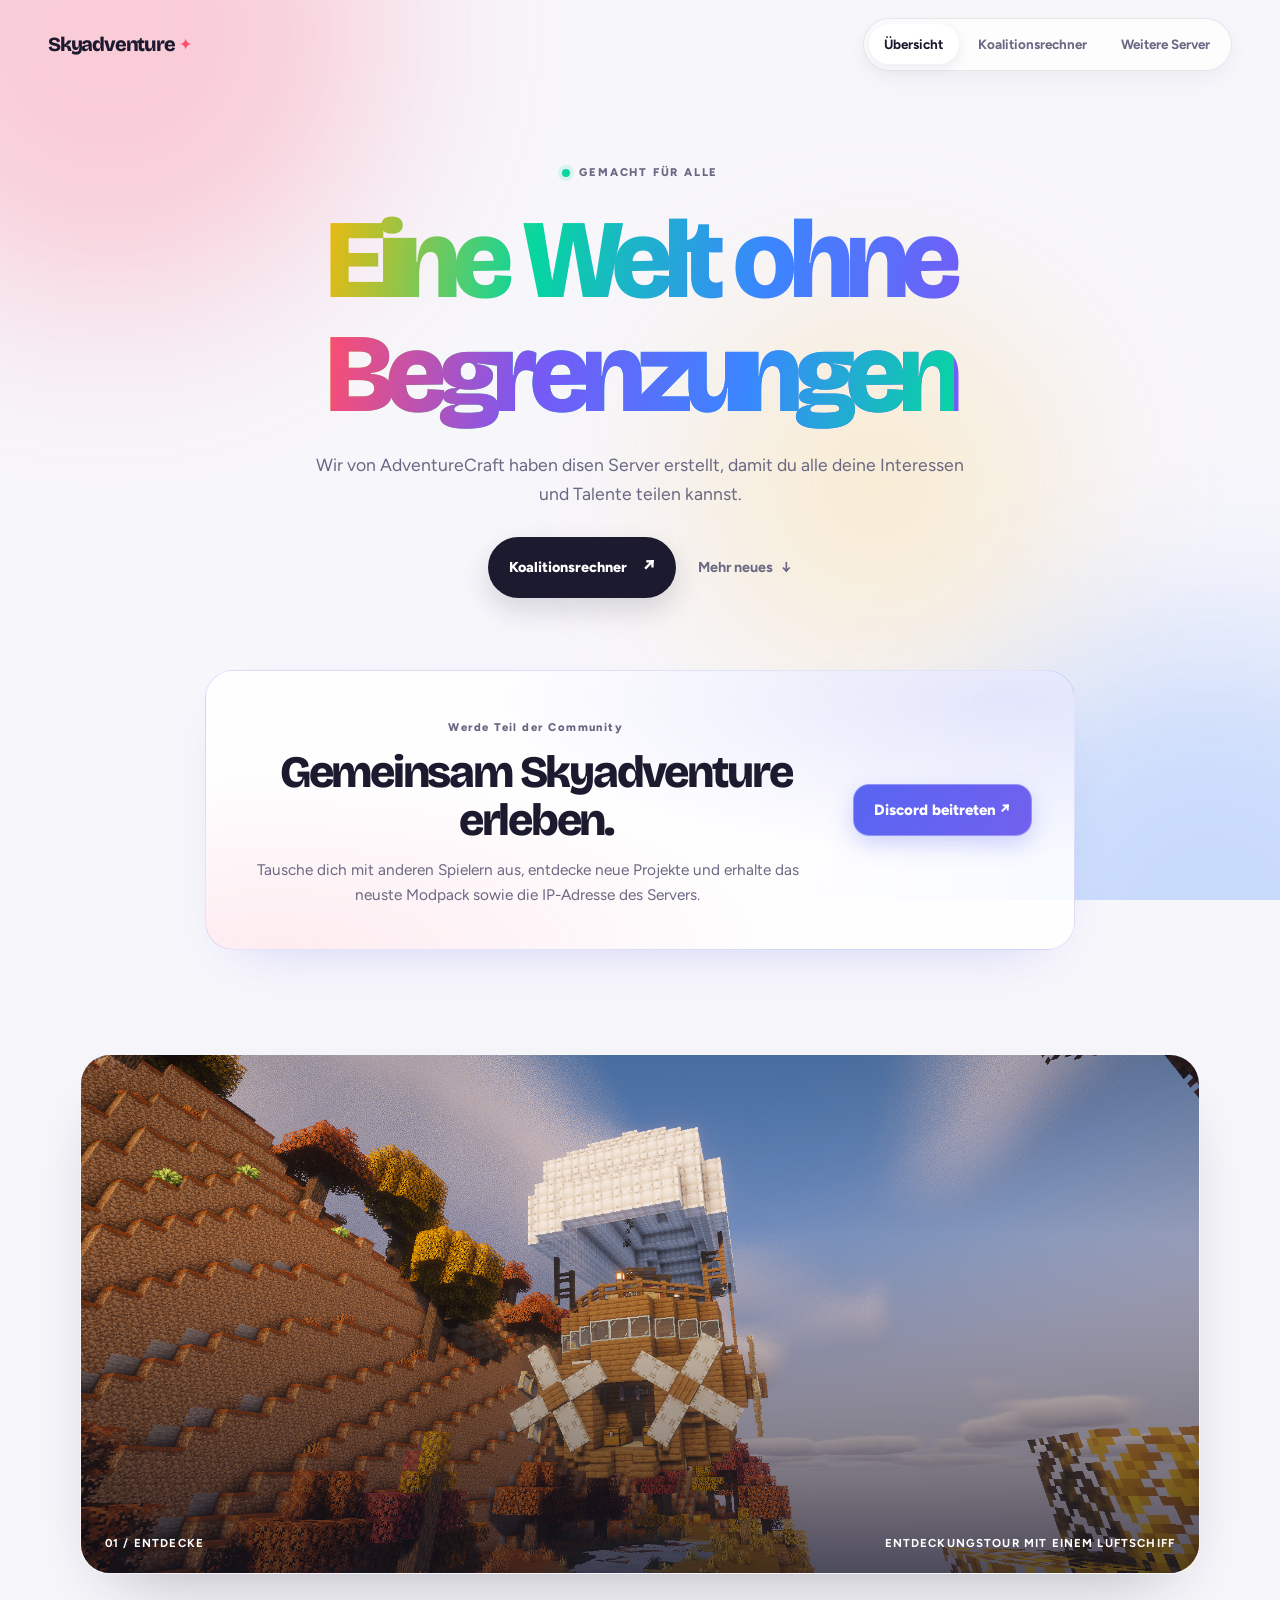
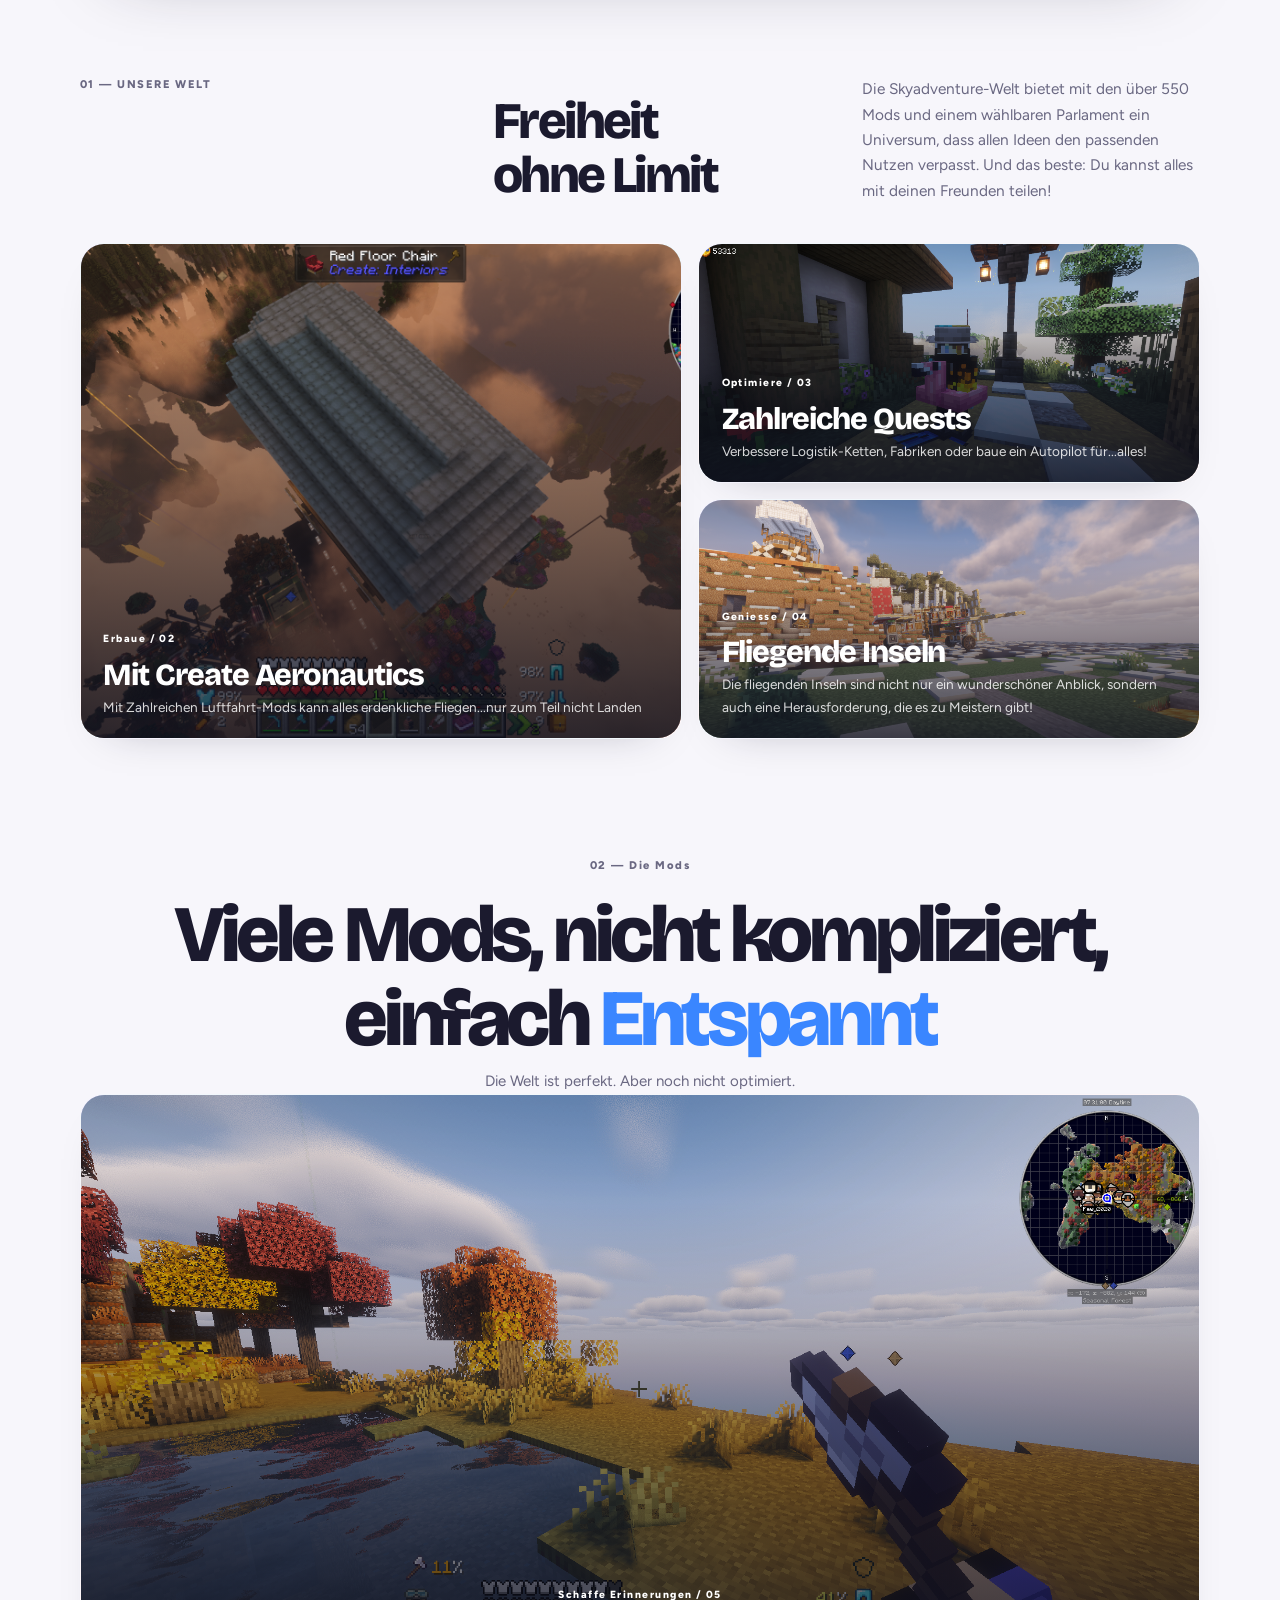
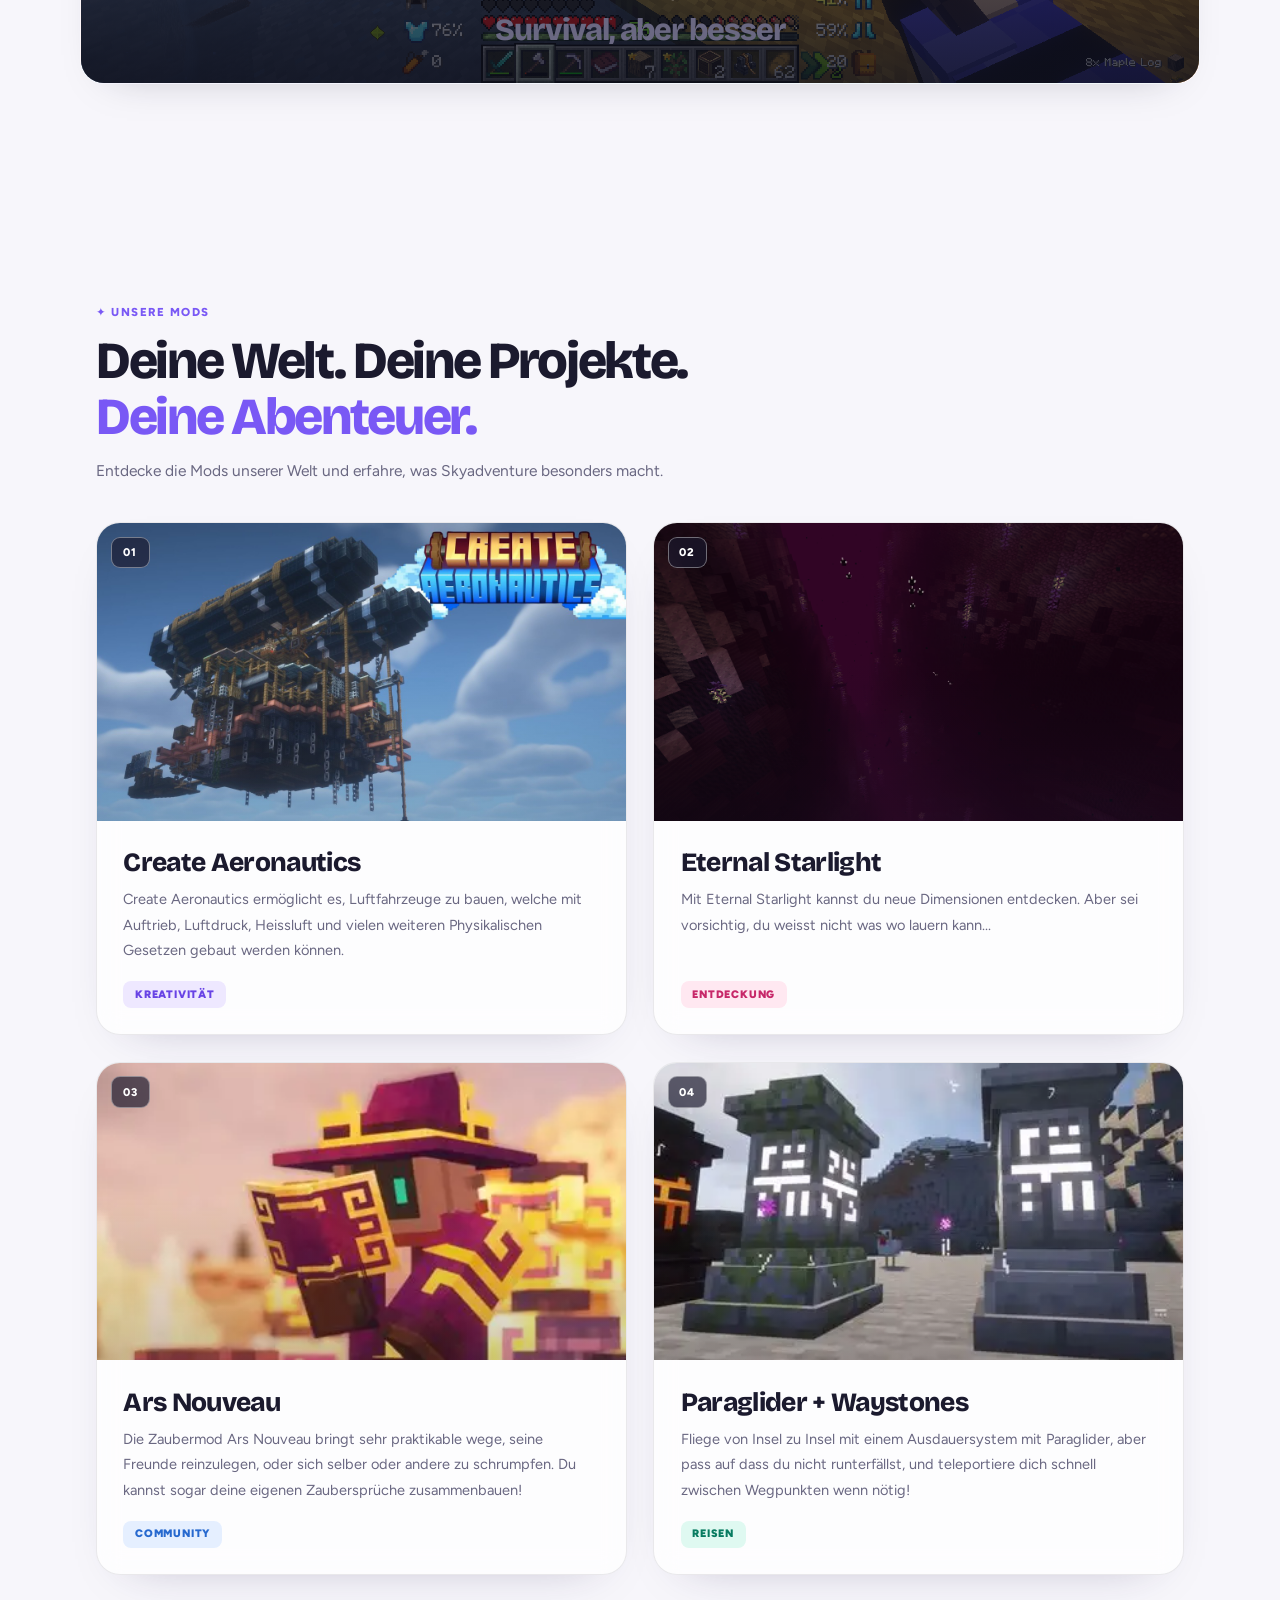
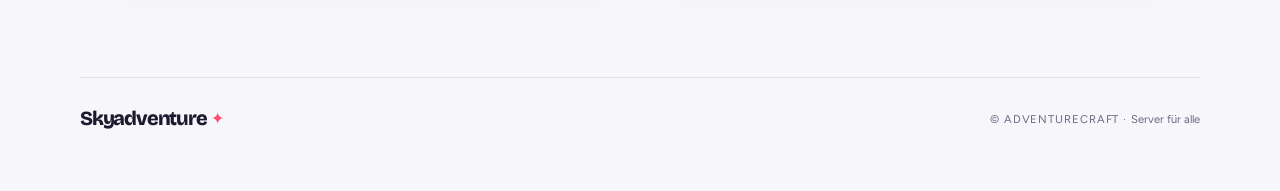
<file: index.html>
<!DOCTYPE html>
<html lang="de">
<head>
  <meta charset="UTF-8">
  <meta name="viewport" content="width=device-width, initial-scale=1">
  <meta name="theme-color" content="#f7f6fb">
  <title>Skyadventure · Home</title>
  <link rel="preconnect" href="https://fonts.googleapis.com">
  <link rel="preconnect" href="https://fonts.gstatic.com" crossorigin>
  <link href="https://fonts.googleapis.com/css2?family=Bricolage+Grotesque:opsz,wght@12..96,400;12..96,600;12..96,800&family=Figtree:wght@400;500;600&display=swap" rel="stylesheet">
  <link rel="stylesheet" href="style.css">
  <link rel="icon" type="png" href="favicon.png">
</head>
<body class="home-page">
  <nav class="site-nav" aria-label="Hauptnavigation">
    <a class="nav-brand" href="index.html" aria-label="Skyadventure Homepage">Skyadventure<span>✦</span></a>
    <div class="nav-links">
      <a href="index.html" class="nav-link active" aria-current="page">Übersicht</a>
      <a href="koalitionsrechner.html" class="nav-link">Koalitionsrechner</a>
      <a href="build.html" class="nav-link">Weitere Server</a>
    </div>
  </nav>
  <div class="blobs" aria-hidden="true">
    <span class="blob b1"></span><span class="blob b2"></span><span class="blob b3"></span>
  </div>
  
  <main class="home-content">
    <section class="home-hero">
      <span class="eyebrow"><span class="eyebrow-dot"></span> GEMACHT FÜR ALLE</span>
      <h1 class="title">Eine Welt ohne<br><span class="title-accent">Begrenzungen</span></h1>
      <p class="lead">Wir von AdventureCraft haben disen Server erstellt, damit du alle deine Interessen und Talente teilen kannst.</p>
      <div class="hero-actions">
        <a class="primary-link" href="koalitionsrechner.html">Koalitionsrechner <span aria-hidden="true">↗</span></a>
        <a class="text-link" href="#discover">Mehr neues<span aria-hidden="true">↓</span></a>
     
<!-- ===== DISCORD CTA ===== -->
<section class="discord-cta">
  <div class="discord-copy">
    <span class="section-kicker">Werde Teil der Community</span>
    <h2>Gemeinsam Skyadventure erleben.</h2>
    <p>
      Tausche dich mit anderen Spielern aus, entdecke neue Projekte
      und erhalte das neuste Modpack sowie die IP-Adresse des Servers.
    </p>
  </div>

  <!-- HIER DEINEN DISCORD-EINLADUNGSLINK EINTRAGEN -->
  
<a class="discord-box" href="https://discord.gg/tufzJ5bbZj" target="_blank" rel="noopener noreferrer">
  <strong>Discord beitreten ↗</strong>
</a>

</section>

      </div>
      <div class="hero-art">
        <img src="flugzeug.png" alt="Berglandschaft im weichen Morgenlicht">
        <div class="image-caption"><span>01 / Entdecke</span><span>Entdeckungstour mit einem Luftschiff</span></div>
      </div>
    </section>
    <section class="intro-section" id="discover">
      <div class="section-kicker">01 — UNSERE WELT</div>
      <div class="intro-copy">
        <h2>Freiheit<br>ohne Limit</h2>
        <p>Die Skyadventure-Welt bietet mit den über 550 Mods und einem wählbaren Parlament ein Universum, dass allen Ideen den passenden Nutzen verpasst. Und das beste: Du kannst alles mit deinen Freunden teilen!</p>
      </div>
    </section>
    <section class="feature-grid" aria-label="Highlights">
      <article class="feature-card feature-large">
        <img src="landschaft.png" alt="Sternenhimmel über einem Berg">
        <div class="feature-overlay"><span>Erbaue / 02</span><h3>Mit Create Aeronautics</h3><p>Mit Zahlreichen Luftfahrt-Mods kann alles erdenkliche Fliegen...nur zum Teil nicht Landen</p></div>
      </article>
      <article class="feature-card feature-small">
        <img src="projekt.png" alt="Elektronik und technische Komponenten">
        <div class="feature-overlay"><span>Optimiere / 03</span><h3>Zahlreiche Quests</h3><p>Verbessere Logistik-Ketten, Fabriken oder baue ein Autopilot für...alles!</p></div>
      </article>
      <article class="feature-card feature-small">
        <img src="arbeitsraum.png" alt="Heller, moderner Arbeitsraum">
        <div class="feature-overlay"><span>Geniesse / 04</span><h3>Fliegende Inseln</h3><p>Die fliegenden Inseln sind nicht nur ein wunderschöner Anblick, sondern auch eine Herausforderung, die es zu Meistern gibt!</p></div>
      </article>
    </section>
    <section class="home-quote">
      <span class="section-kicker">02 — Die Mods</span>
      <p>Viele Mods, nicht kompliziert, einfach<span> Entspannt</span></p>
      <div>Die Welt ist perfekt. Aber noch nicht optimiert.</div>
      <article class="feature-card feature-small">
        <img src="Spieler.png" alt="Heller, moderner Arbeitsraum">
        <div class="feature-overlay"><span>Schaffe Erinnerungen / 05</span><h3>Survival, aber besser</h3><p></p></div>
      </article>
    </section>
    
<!-- ===== VIER WEITERE SKYADVENTURE-SEKTIONEN ===== -->
<section class="showcase-section" id="weitere-highlights">

  <div class="showcase-heading">
    <span class="section-kicker">✦ UNSERE MODS</span>
    <h2>Deine Welt. Deine Projekte. <span> Deine Abenteuer.</span></h2>
    <p>Entdecke die Mods unserer Welt und erfahre, was Skyadventure besonders macht.</p>
  </div>

  <div class="showcase-grid">

    <!-- OBEN LINKS -->
    <article class="showcase-card">
      <div class="showcase-image">
        <img src="bild1.png" alt="Bildplatz 1" loading="lazy">
        <span class="showcase-number">01</span>
      </div>
      <div class="showcase-content">
        <h3>Create Aeronautics</h3>
        <p>
          Create Aeronautics ermöglicht es, Luftfahrzeuge zu bauen, welche mit Auftrieb, Luftdruck, Heissluft und vielen weiteren Physikalischen Gesetzen gebaut werden können.
        </p>
        <span class="showcase-tag tag-violet">KREATIVITÄT</span>
      </div>
    </article>

    <!-- OBEN RECHTS -->
    <article class="showcase-card">
      <div class="showcase-image">
        <img src="bild2.png" alt="Bildplatz 2" loading="lazy">
        <span class="showcase-number">02</span>
      </div>
      <div class="showcase-content">
        <h3>Eternal Starlight</h3>
        <p>
          Mit Eternal Starlight kannst du neue Dimensionen entdecken. Aber sei vorsichtig, du weisst nicht was wo lauern kann...
        </p>
        <span class="showcase-tag tag-pink">ENTDECKUNG</span>
      </div>
    </article>

    <!-- UNTEN LINKS -->
    <article class="showcase-card">
      <div class="showcase-image">
        <img src="bild3.png" alt="Bildplatz 3" loading="lazy">
        <span class="showcase-number">03</span>
      </div>
      <div class="showcase-content">
        <h3>Ars Nouveau</h3>
        <p>
          Die Zaubermod Ars Nouveau bringt sehr praktikable wege, seine Freunde reinzulegen, oder sich selber oder andere zu schrumpfen. Du kannst sogar deine eigenen Zaubersprüche zusammenbauen!   </p>
          <span class="showcase-tag tag-blue">COMMUNITY</span>
      </div>
    </article>

    <!-- UNTEN RECHTS -->
    <article class="showcase-card">
      <div class="showcase-image">
        <img src="bild4.png" alt="Bildplatz 4" loading="lazy">
        <span class="showcase-number">04</span>
      </div>
      <div class="showcase-content">
        <h3>Paraglider + Waystones</h3>
        <p>
          Fliege von Insel zu Insel mit einem Ausdauersystem mit Paraglider, aber pass auf dass du nicht runterfällst, und teleportiere dich schnell zwischen Wegpunkten wenn nötig!
        </p>
        <span class="showcase-tag tag-mint">REISEN</span>
      </div>
    </article>

  </div>
</section>

    <footer class="home-footer"><a class="nav-brand" href="index.html">Skyadventure<span>✦</span></a><span>© ADVENTURECRAFT · <em>Server für alle</em></span></footer>
  </main>
</body>
</html>
</file>
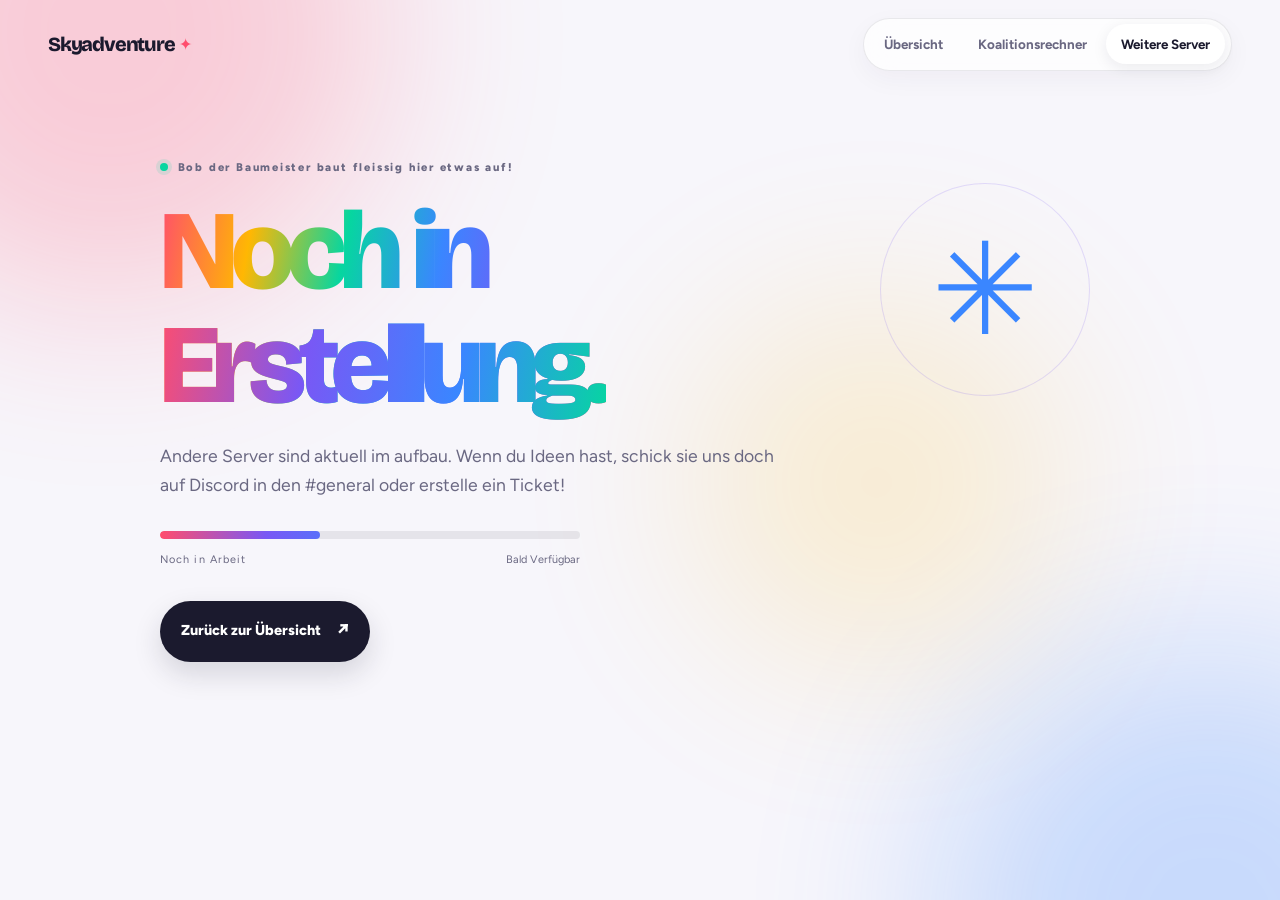
<file: build.html>
<!DOCTYPE html>
<html lang="de">
<head>
  <meta charset="UTF-8">
  <meta name="viewport" content="width=device-width, initial-scale=1">
  <title>Build in progress · Skyadventure</title>
  <link rel="preconnect" href="https://fonts.googleapis.com">
  <link rel="preconnect" href="https://fonts.gstatic.com" crossorigin>
  <link href="https://fonts.googleapis.com/css2?family=Bricolage+Grotesque:opsz,wght@12..96,400;12..96,600;12..96,800&family=Figtree:wght@400;500;600&display=swap" rel="stylesheet">
  <link rel="stylesheet" href="style.css">
  <link rel="icon" type="png" href="favicon.png">
</head>
<body class="build-page">
  <nav class="site-nav" aria-label="Hauptnavigation">
    <a class="nav-brand" href="index.html" aria-label="Skyadventure Homepage">Skyadventure<span>✦</span></a>
    <div class="nav-links">
      <a href="index.html" class="nav-link">Übersicht</a>
      <a href="koalitionsrechner.html" class="nav-link">Koalitionsrechner</a>
      <a href="build.html" class="nav-link active" aria-current="page">Weitere Server</a>
    </div>
  </nav>
  <div class="blobs" aria-hidden="true"><span class="blob b1"></span><span class="blob b2"></span><span class="blob b3"></span></div>
  <main class="build-content">
    <div class="build-mark" aria-hidden="true"><span>✳</span></div>
    <span class="eyebrow"><span class="eyebrow-dot"></span> Bob der Baumeister baut fleissig hier etwas auf!</span>
    <h1 class="title">Noch in<br><span class="title-accent">Erstellung.</span></h1>
    <p class="lead">Andere Server sind aktuell im aufbau. Wenn du Ideen hast, schick sie uns doch auf Discord in den #general oder erstelle ein Ticket!</p>
    <div class="progress-track" aria-label="Development in progress"><span></span></div>
    <div class="build-meta"><span>Noch in Arbeit</span><span>Bald Verfügbar</span></div>
    <a class="primary-link" href="index.html">Zurück zur Übersicht <span aria-hidden="true">↗</span></a>
  </main>
</body>
</html>
</file>
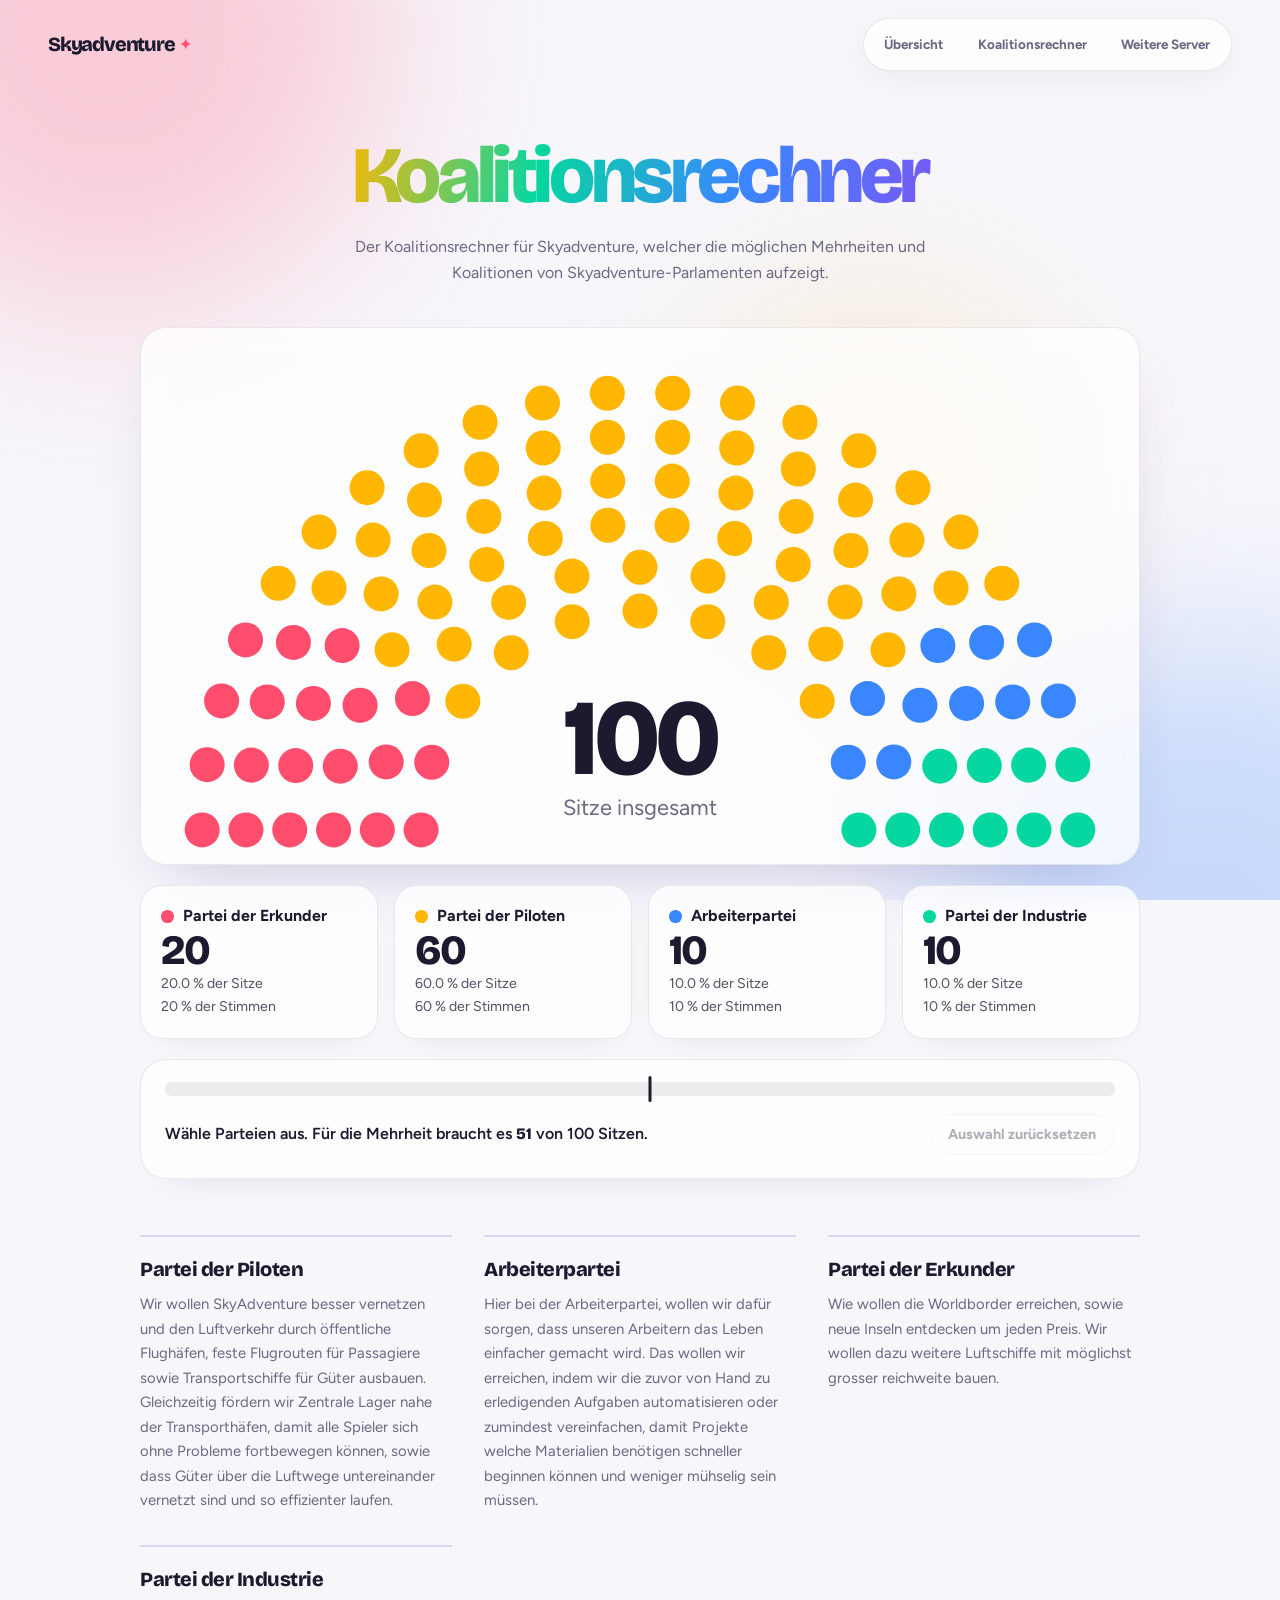
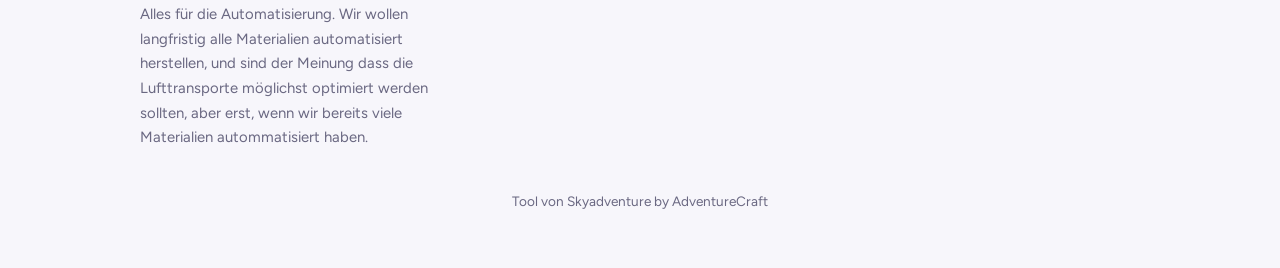
<file: koalitionsrechner.html>
<!DOCTYPE html>
<html lang="de">
<head>
  <meta charset="UTF-8">
  <meta name="viewport" content="width=device-width, initial-scale=1">
  <title>Koalitionsrechner · Skyadventure</title>
  <link rel="preconnect" href="https://fonts.googleapis.com">
  <link rel="preconnect" href="https://fonts.gstatic.com" crossorigin>
  <link href="https://fonts.googleapis.com/css2?family=Bricolage+Grotesque:opsz,wght@12..96,400;12..96,600;12..96,800&family=Figtree:wght@400;500;600&display=swap" rel="stylesheet">
  <link rel="stylesheet" href="style.css">
  <link rel="icon" type="png" href="favicon.png">
</head>
<body class="calculator-page">  <nav class="site-nav" aria-label="Hauptnavigation">
    <a class="nav-brand" href="index.html" aria-label="Skyadventure Homepage">Skyadventure<span>✦</span></a>
    <div class="nav-links">
      <a href="index.html" class="nav-link">Übersicht</a>
      <a href="koalitionsrechner.html" class="nav-link">Koalitionsrechner</a>
      <a href="build.html" class="nav-link">Weitere Server</a>
    </div>
  </nav>


  <!-- =====================================================================
       KONFIGURATION  –  hier stellst du alles ein
       ---------------------------------------------------------------------
       data-sitze-gesamt  Gesamtzahl der Sitze (Standard: 100)
       data-sperrklausel  Hürde in Prozent (Standard: 10). Parteien darunter
                          bekommen 0 Sitze; die Prozente der übrigen Parteien
                          werden automatisch neu auf 100 % normiert.
       data-ausschluss    Unvereinbare Parteien. Namen mit Komma trennen.
                          Mehrere Gruppen mit Strichpunkt (;) trennen.
                          Beispiel: "Partei A, Partei C; Partei B, Partei D, Partei E"
                          -> A und C schliessen sich aus. B, D und E
                             schliessen sich gegenseitig aus.
                          Die Namen müssen genau den Parteinamen unten entsprechen.

       Pro Partei eine Zeile:
         data-name     Name der Partei
         data-prozent  Ergebnis in Prozent (Dezimalstellen mit Punkt: 12.5)
         data-farbe    (optional) eigene Farbe, z. B. "#ff4d6d"
         data-sitze    (optional) Sitze von Hand festlegen, überschreibt die Berechnung
       Weitere Parteien: einfach eine Zeile kopieren.
       ===================================================================== -->
  <div id="konfig" hidden
       data-sitze-gesamt="100"
       data-sperrklausel="10"
       data-ausschluss="Partei der Piloten, Partei der Industrie">
    <span data-partei data-name="Partei der Erkunder" data-prozent="20"></span>
    <span data-partei data-name="Partei der Piloten" data-prozent="60"></span>
    <span data-partei data-name="Arbeiterpartei" data-prozent="10"></span>
    <span data-partei data-name="Partei der Industrie" data-prozent="10"></span>
  </div>

  <!-- Hintergrund-Formen (rein dekorativ) -->
  <div class="blobs" aria-hidden="true">
    <span class="blob b1"></span>
    <span class="blob b2"></span>
    <span class="blob b3"></span>
  </div>

  <main class="page">

    <!-- ===== TITEL & EINLEITUNG (Texte hier frei ändern) ===== -->
    <header class="hero">
      <h1 class="title">Koalitionsrechner</h1>
      <p class="lead">
        Der Koalitionsrechner für Skyadventure, welcher die möglichen Mehrheiten und Koalitionen von Skyadventure-Parlamenten aufzeigt.
      </p>
    </header>

    <!-- ===== WARNUNGEN ZUR KONFIGURATION (werden per JS gefüllt) ===== -->
    <section class="notices" id="notices" aria-live="polite"></section>

    <!-- ===== PARLAMENT ===== -->
    <section class="stage" aria-label="Parlamentsdiagramm">
      <svg id="parliament" viewBox="0 0 640 340" role="img" aria-label="Sitzverteilung im Parlament"></svg>
    </section>

    <!-- ===== PARTEIEN (werden per JS aus der Konfiguration erzeugt) ===== -->
    <section class="parties" id="parties" aria-label="Parteien auswählen"></section>

    <!-- ===== HINWEIS BEI UNVEREINBAREN PARTEIEN ===== -->
    <div class="alert-wrap" id="conflictBox" aria-live="polite" aria-hidden="true">
      <div class="alert-inner">
        <div class="alert">
          <span class="alert-icon" aria-hidden="true">!</span>
          <div id="conflictText"></div>
        </div>
      </div>
    </div>

    <!-- ===== KOALITIONS-STATUS ===== -->
    <section class="status" aria-live="polite">
      <div class="meter" aria-hidden="true">
        <div class="meter-fill" id="meterFill"></div>
        <div class="meter-mark" id="meterMark"></div>
      </div>
      <div class="status-row">
        <p class="status-text" id="statusText"></p>
        <button class="reset" id="resetBtn" type="button">Auswahl zurücksetzen</button>
      </div>
    </section>

    <!-- ===== TEXTBLÖCKE (frei änderbar) ===== -->
    <section class="info">
      <article>
        <h2>Partei der Piloten</h2>
        <p>Wir wollen SkyAdventure besser vernetzen und den Luftverkehr durch öffentliche Flughäfen, feste Flugrouten für Passagiere sowie Transportschiffe für Güter ausbauen. Gleichzeitig fördern wir Zentrale Lager nahe der Transporthäfen, damit alle Spieler sich ohne Probleme fortbewegen können, sowie dass Güter über die Luftwege untereinander vernetzt sind und so effizienter laufen.</p>
      </article>
      <article>
        <h2>Arbeiterpartei</h2>
        <p>Hier bei der Arbeiterpartei, wollen wir dafür sorgen, dass unseren Arbeitern das Leben einfacher gemacht wird. Das wollen wir erreichen, indem wir die zuvor von Hand zu erledigenden Aufgaben automatisieren oder zumindest vereinfachen, damit Projekte welche Materialien benötigen schneller beginnen können und weniger mühselig sein müssen.</p>
      </article>
      <article>
        <h2>Partei der Erkunder</h2>
        <p>Wie wollen die Worldborder erreichen, sowie neue Inseln entdecken um jeden Preis. Wir wollen dazu weitere Luftschiffe mit möglichst grosser reichweite bauen.</p>
      </article>
      <article>
        <h2>Partei der Industrie</h2>
        <p>Alles für die Automatisierung. Wir wollen langfristig alle Materialien automatisiert herstellen, und sind der Meinung dass die Lufttransporte möglichst optimiert werden sollten, aber erst, wenn wir bereits viele Materialien autommatisiert haben.</p>
      </article>
    </section>

    <footer class="footer">
      <p>Tool von Skyadventure by AdventureCraft</p>
    </footer>

  </main>

  <script src="script.js"></script>
</body>
</html>
</file>
<file: style.css>
/* =========================================================
   SKYADVENTURE — GESAMTES STYLESHEET
   Homepage, Build-Seite, Discord-CTA und Koalitionsrechner
   ========================================================= */

:root {
  --bg: #f7f6fb;
  --ink: #1b1a2e;
  --ink-soft: #6a6882;
  --card: rgba(255, 255, 255, 0.76);
  --line: rgba(27, 26, 46, 0.09);

  --c1: #ff4d6d;
  --c2: #ffb703;
  --c3: #3a86ff;
  --c4: #06d6a0;
  --purple: #7958f5;
  --discord: #5865f2;

  --radius: 26px;
  --font-display: "Bricolage Grotesque", "Segoe UI", system-ui, sans-serif;
  --font-body: "Figtree", "Segoe UI", system-ui, sans-serif;
  --ease: cubic-bezier(0.22, 1, 0.36, 1);
  --shadow-soft: 0 24px 60px -38px rgba(39, 31, 77, 0.32);
}

/* ---------- Reset & Grundlayout ---------- */
*,
*::before,
*::after {
  box-sizing: border-box;
}

html {
  -webkit-text-size-adjust: 100%;
  scroll-behavior: smooth;
  scroll-padding-top: 1.5rem;
}

body {
  min-height: 100vh;
  margin: 0;
  overflow-x: hidden;
  background: var(--bg);
  color: var(--ink);
  font-family: var(--font-body);
  font-size: 1rem;
  line-height: 1.65;
  -webkit-font-smoothing: antialiased;
}

img,
svg {
  max-width: 100%;
}

img {
  height: auto;
}

button,
a {
  -webkit-tap-highlight-color: transparent;
}

a {
  color: inherit;
}

button,
input,
textarea,
select {
  font: inherit;
}

:focus-visible {
  outline: 3px solid var(--c3);
  outline-offset: 4px;
}

::selection {
  color: #fff;
  background: var(--purple);
}

/* ---------- Sanfter, farbiger Hintergrund ---------- */
.blobs {
  position: fixed;
  z-index: 0;
  inset: 0;
  overflow: hidden;
  pointer-events: none;
}

.blob {
  position: absolute;
  width: 43vmax;
  height: 43vmax;
  border-radius: 50%;
  filter: blur(95px);
  opacity: 0.25;
  animation: blob-drift 30s ease-in-out infinite alternate;
  will-change: transform;
}

.b1 {
  top: -19vmax;
  left: -13vmax;
  background: var(--c1);
}

.b2 {
  right: -16vmax;
  bottom: -23vmax;
  background: var(--c3);
  animation-duration: 36s;
}

.b3 {
  top: 33%;
  left: 54%;
  width: 29vmax;
  height: 29vmax;
  background: var(--c2);
  opacity: 0.16;
  animation-duration: 42s;
}

@keyframes blob-drift {
  from { transform: translate3d(0, 0, 0) scale(1); }
  to { transform: translate3d(4vmax, 3vmax, 0) scale(1.09); }
}

@keyframes fade-up {
  from { opacity: 0; transform: translateY(16px); }
  to { opacity: 1; transform: translateY(0); }
}

@keyframes title-in {
  from { opacity: 0; transform: translateY(18px) scale(0.985); }
  to { opacity: 1; transform: translateY(0) scale(1); }
}

/* Farbübergang für Verlaufstext: Der gesamte Verlauf verändert sanft
   seinen Farbton, statt als sichtbarer Streifen über die Buchstaben zu wandern. */
@keyframes gradient-flow {
  from { filter: hue-rotate(0deg); }
  to   { filter: hue-rotate(360deg); }
}

@keyframes soft-pulse {
  0%, 100% { box-shadow: 0 0 0 0 rgba(6, 214, 160, 0); }
  50% { box-shadow: 0 0 0 7px rgba(6, 214, 160, 0.09); }
}

/* ---------- Navigation — auf allen Seiten ---------- */
.site-nav {
  position: relative;
  z-index: 10;
  display: flex;
  align-items: center;
  justify-content: space-between;
  gap: 1rem;
  width: min(100%, 1320px);
  margin: 0 auto;
  padding: 1.1rem clamp(1rem, 4vw, 3rem);
  animation: fade-up 650ms var(--ease) both;
}

.nav-brand,
.footer-brand {
  display: inline-flex;
  align-items: center;
  gap: 0.26rem;
  color: var(--ink);
  font-family: var(--font-display);
  font-size: 1.25rem;
  font-weight: 800;
  letter-spacing: -0.06em;
  text-decoration: none;
  white-space: nowrap;
}

.nav-brand span,
.footer-brand span {
  color: var(--c1);
  font-size: 0.82em;
  transition: transform 250ms var(--ease), color 250ms ease;
}

.nav-brand:hover span,
.footer-brand:hover span {
  color: var(--purple);
  transform: rotate(25deg) scale(1.15);
}

.nav-links {
  display: flex;
  align-items: center;
  gap: 0.25rem;
  padding: 0.35rem;
  border: 1px solid var(--line);
  border-radius: 999px;
  background: rgba(255, 255, 255, 0.72);
  box-shadow: 0 8px 26px rgba(39, 31, 77, 0.045);
  backdrop-filter: blur(16px);
  -webkit-backdrop-filter: blur(16px);
}

.nav-link {
  display: inline-flex;
  align-items: center;
  justify-content: center;
  min-height: 39px;
  padding: 0.55rem 0.95rem;
  border-radius: 999px;
  color: var(--ink-soft);
  font-size: 0.84rem;
  font-weight: 700;
  text-decoration: none;
  transition: color 200ms ease, background 200ms ease, transform 200ms var(--ease), box-shadow 200ms ease;
}

.nav-link:hover {
  color: var(--ink);
  background: rgba(27, 26, 46, 0.055);
  transform: translateY(-1px);
}

.nav-link.active {
  color: var(--ink);
  background: #fff;
  box-shadow: 0 4px 15px rgba(27, 26, 46, 0.08);
}

/* ---------- Allgemeine Seitencontainer ---------- */
.page,
.home-content,
.build-content {
  position: relative;
  z-index: 1;
  width: min(100%, 1160px);
  margin: 0 auto;
  padding: 2.5rem 1.25rem 3.5rem;
}

.calculator-page .page {
  width: min(100%, 1040px);
  padding-top: clamp(1.2rem, 4vw, 3rem);
}

/* ---------- Typografie & Titel ---------- */
.hero {
  margin-bottom: 2.5rem;
  text-align: center;
}

.title {
  margin: 0 0 1rem;
  font-family: var(--font-display);
  font-size: clamp(2.6rem, 7.2vw, 5rem);
  font-weight: 800;
  line-height: 1.02;
  letter-spacing: -0.055em;
  background: linear-gradient(100deg, var(--c1), var(--c2), var(--c4), var(--c3), var(--purple), var(--c1));
  background-size: 100% 100%;
  -webkit-background-clip: text;
  background-clip: text;
  color: transparent;
  animation: title-in 850ms var(--ease) both, gradient-flow 15s linear 850ms infinite;
}

.lead {
  max-width: 36rem;
  margin: 0 auto;
  color: var(--ink-soft);
  animation: fade-up 800ms var(--ease) 160ms both;
}

/* ---------- Homepage / Hero ---------- */
.home-content {
  max-width: 1200px;
  padding-top: 1.2rem;
}

.home-hero {
  padding-top: clamp(1rem, 4vw, 3.4rem);
  text-align: center;
}

.eyebrow {
  display: inline-flex;
  align-items: center;
  gap: 0.6rem;
  color: var(--ink-soft);
  font-size: 0.7rem;
  font-weight: 800;
  letter-spacing: 0.16em;
  animation: fade-up 650ms var(--ease) both;
}

.eyebrow-dot {
  width: 0.5rem;
  height: 0.5rem;
  flex: 0 0 0.5rem;
  border-radius: 50%;
  background: var(--c4);
  box-shadow: 0 0 0 4px rgba(6, 214, 160, 0.13);
  animation: soft-pulse 3s ease-in-out infinite;
}

.home-hero .title,
.build-content .title {
  margin: 1.1rem 0 1.2rem;
  font-size: clamp(3.2rem, 9vw, 7rem);
  letter-spacing: -0.065em;
}

.title-accent {
  background: linear-gradient(100deg, var(--c1), var(--purple), var(--c3), var(--c4));
  background-size: 100% 100%;
  -webkit-background-clip: text;
  background-clip: text;
  color: transparent;
  animation: gradient-flow 12s linear infinite;
}

/* In der Homepage-Hauptüberschrift reicht eine Animation am gesamten Titel. */
.home-hero .title-accent {
  animation: none;
}

.home-hero .lead,
.build-content .lead {
  max-width: 41rem;
  font-size: clamp(1rem, 1.6vw, 1.1rem);
}

.hero-actions {
  display: flex;
  flex-wrap: wrap;
  align-items: center;
  justify-content: center;
  gap: 1rem 1.4rem;
  margin: 1.8rem 0 3rem;
  animation: fade-up 750ms var(--ease) 250ms both;
}

.primary-link {
  display: inline-flex;
  align-items: center;
  justify-content: center;
  gap: 1rem;
  padding: 0.9rem 1.25rem;
  border: 1px solid rgba(27, 26, 46, 0.05);
  border-radius: 999px;
  background: var(--ink);
  color: #fff;
  font-size: 0.9rem;
  font-weight: 800;
  text-decoration: none;
  box-shadow: 0 12px 28px rgba(27, 26, 46, 0.15);
  transition: transform 220ms var(--ease), box-shadow 220ms ease, background 220ms ease;
}

.primary-link:hover {
  transform: translateY(-3px);
  background: #302d4d;
  box-shadow: 0 17px 32px rgba(27, 26, 46, 0.2);
}

.primary-link span {
  font-size: 1.15rem;
  transition: transform 200ms var(--ease);
}

.primary-link:hover span {
  transform: translate(2px, -2px);
}

.text-link {
  display: inline-flex;
  align-items: center;
  gap: 0.5rem;
  color: var(--ink-soft);
  font-size: 0.9rem;
  font-weight: 700;
  text-decoration: none;
  transition: color 180ms ease, gap 180ms ease;
}

.text-link:hover {
  gap: 0.75rem;
  color: var(--purple);
}

/* Hero-Bild */
.hero-art {
  position: relative;
  height: clamp(250px, 44vw, 520px);
  overflow: hidden;
  border: 1px solid rgba(255, 255, 255, 0.7);
  border-radius: 30px;
  background: linear-gradient(135deg, #dcd7f9, #cfe8f5 55%, #ffe1e9);
  box-shadow: 0 30px 70px -38px rgba(27, 26, 46, 0.4);
  text-align: left;
  isolation: isolate;
  animation: fade-up 850ms var(--ease) 100ms both;
}

.hero-art::after {
  position: absolute;
  z-index: 1;
  inset: 35% 0 0;
  background: linear-gradient(180deg, transparent, rgba(15, 17, 31, 0.62));
  content: "";
  pointer-events: none;
}

.hero-art img {
  display: block;
  width: 100%;
  height: 100%;
  object-fit: cover;
  transition: transform 850ms var(--ease), filter 850ms ease;
}

.hero-art:hover img {
  transform: scale(1.035);
  filter: saturate(1.08);
}

.image-caption {
  position: absolute;
  z-index: 2;
  right: 1.5rem;
  bottom: 1.25rem;
  left: 1.5rem;
  display: flex;
  justify-content: space-between;
  gap: 1rem;
  color: #fff;
  font-size: 0.72rem;
  font-weight: 700;
  letter-spacing: 0.1em;
  text-transform: uppercase;
}

/* ---------- Intro-Bereich ---------- */
.intro-section {
  display: grid;
  grid-template-columns: 0.7fr 1.3fr;
  gap: 2rem;
  padding: clamp(3.5rem, 8vw, 7rem) 0 2.5rem;
}

.section-kicker {
  display: inline-block;
  color: var(--ink-soft);
  font-size: 0.7rem;
  font-weight: 800;
  letter-spacing: 0.13em;
  line-height: 1.5;
}

.intro-copy {
  display: grid;
  grid-template-columns: 1fr 1fr;
  align-items: end;
  gap: 2rem;
}

.intro-copy h2 {
  margin: 0;
  font-family: var(--font-display);
  font-size: clamp(2rem, 4vw, 3.5rem);
  font-weight: 800;
  line-height: 1.05;
  letter-spacing: -0.05em;
}

.intro-copy p {
  margin: 0;
  color: var(--ink-soft);
  font-size: 0.96rem;
}

/* ---------- Bild-Highlights ---------- */
.feature-grid {
  display: grid;
  grid-template-columns: 1.2fr 1fr;
  grid-template-rows: 240px 240px;
  gap: 1rem;
}

.feature-card {
  position: relative;
  min-width: 0;
  overflow: hidden;
  border: 1px solid rgba(255, 255, 255, 0.7);
  border-radius: 24px;
  background: linear-gradient(135deg, #dcd7f9, #cfe8f5 55%, #ffe1e9);
  box-shadow: 0 18px 42px -32px rgba(27, 26, 46, 0.35);
  isolation: isolate;
  transition: transform 350ms var(--ease), box-shadow 350ms ease;
}

.feature-card:hover {
  transform: translateY(-4px);
  box-shadow: 0 25px 50px -32px rgba(27, 26, 46, 0.42);
}

.feature-large {
  grid-row: span 2;
}

.feature-card img {
  display: block;
  width: 100%;
  height: 100%;
  object-fit: cover;
  transition: transform 850ms var(--ease), filter 850ms ease;
}

.feature-card:hover img {
  transform: scale(1.045);
  filter: saturate(1.08);
}

.feature-card::after {
  position: absolute;
  z-index: 0;
  inset: 18% 0 0;
  background: linear-gradient(180deg, transparent, rgba(15, 17, 31, 0.8));
  content: "";
  pointer-events: none;
}

.feature-overlay {
  position: absolute;
  z-index: 1;
  right: 1.4rem;
  bottom: 1.25rem;
  left: 1.4rem;
  color: #fff;
}

.feature-overlay > span {
  color: #fff;
  font-size: 0.65rem;
  font-weight: 800;
  letter-spacing: 0.14em;
}

.feature-overlay h3 {
  margin: 0.45rem 0 0.25rem;
  font-family: var(--font-display);
  font-size: clamp(1.2rem, 2.4vw, 2rem);
  font-weight: 800;
  line-height: 1.1;
  letter-spacing: -0.035em;
}

.feature-overlay p {
  max-width: 38rem;
  margin: 0;
  color: rgba(255, 255, 255, 0.84);
  font-size: 0.85rem;
}

/* ---------- Grosses Zitat / Claim ---------- */
.home-quote {
  padding: clamp(4rem, 9vw, 7rem) 0;
  text-align: center;
}

.home-quote p {
  margin: 1rem 0 0.5rem;
  font-family: var(--font-display);
  font-size: clamp(2.5rem, 7vw, 5rem);
  font-weight: 800;
  line-height: 1.05;
  letter-spacing: -0.055em;
}

.home-quote p span {
  color: var(--c3);
}

.home-quote div {
  color: var(--ink-soft);
  font-size: 0.94rem;
}

/* ---------- Homepage-Mod-Galerie (falls vorhanden) ---------- */
.mods-section {
  margin: clamp(3.5rem, 8vw, 6.5rem) 0;
}

.mods-heading {
  display: flex;
  align-items: flex-end;
  justify-content: space-between;
  gap: 2rem;
  margin-bottom: 1.6rem;
}

.mods-heading h2,
.section-heading h2 {
  margin: 0.45rem 0 0;
  font-family: var(--font-display);
  font-size: clamp(2rem, 4.7vw, 3.4rem);
  font-weight: 800;
  line-height: 1.06;
  letter-spacing: -0.05em;
}

.mods-title-accent,
.heading-accent {
  background: linear-gradient(100deg, var(--c3), var(--purple), var(--c1));
  background-size: 100% 100%;
  -webkit-background-clip: text;
  background-clip: text;
  color: transparent;
  animation: gradient-flow 14s linear infinite;
}

.mods-intro,
.section-heading > p {
  max-width: 340px;
  margin: 0;
  color: var(--ink-soft);
  font-size: 0.9rem;
}

.mods-grid,
.mod-grid {
  display: grid;
  grid-template-columns: repeat(3, minmax(0, 1fr));
  align-items: stretch;
  gap: 1.1rem;
}

.mod-card {
  min-width: 0;
  overflow: hidden;
  border: 1px solid rgba(27, 26, 46, 0.075);
  border-radius: 23px;
  background: rgba(255, 255, 255, 0.84);
  box-shadow: 0 18px 42px -32px rgba(39, 31, 77, 0.35);
  transition: transform 260ms var(--ease), box-shadow 260ms ease;
}

.mod-card:hover {
  transform: translateY(-5px);
  box-shadow: 0 26px 48px -32px rgba(39, 31, 77, 0.42);
}

.mod-image-wrap {
  position: relative;
  overflow: hidden;
  aspect-ratio: 4 / 3;
  background: linear-gradient(135deg, #dcd7f9, #cfe8f5 55%, #ffe1e9);
}

.mod-image {
  display: block;
  width: 100%;
  height: 100%;
  object-fit: cover;
  transition: transform 700ms var(--ease), filter 700ms ease;
}

.mod-card:hover .mod-image {
  transform: scale(1.045);
  filter: saturate(1.08);
}

.mod-image-label,
.mod-tag {
  position: absolute;
  display: inline-flex;
  align-items: center;
  border-radius: 8px;
  font-size: 0.65rem;
  font-weight: 900;
  letter-spacing: 0.08em;
}

.mod-image-label {
  top: 0.8rem;
  left: 0.8rem;
  padding: 0.4rem 0.65rem;
  border: 1px solid rgba(255, 255, 255, 0.25);
  background: rgba(27, 26, 46, 0.68);
  color: #fff;
  backdrop-filter: blur(8px);
}

.mod-content,
.mod-card-content {
  padding: 1.15rem 1.2rem 1.35rem;
}

.mod-content h3,
.mod-card-content h3 {
  margin: 0.15rem 0 0.55rem;
  font-family: var(--font-display);
  font-size: 1.32rem;
  font-weight: 800;
  line-height: 1.15;
  letter-spacing: -0.03em;
}

.mod-content p,
.mod-card-content p {
  margin: 0;
  color: var(--ink-soft);
  font-size: 0.86rem;
  line-height: 1.6;
}

.mod-tags {
  display: flex;
  flex-wrap: wrap;
  gap: 0.4rem;
  margin-bottom: 0.65rem;
}

.mod-tag {
  position: static;
  padding: 0.32rem 0.58rem;
  border: 0;
}

.tag-purple { color: #6843e5; background: #eee8ff; }
.tag-pink { color: #d42d72; background: #ffe8f1; }
.tag-blue { color: #2769cf; background: #e5efff; }
.tag-mint { color: #07876b; background: #dff9f1; }
.tag-orange { color: #bd681a; background: #fff0df; }
.tag-yellow { color: #926200; background: #fff4cf; }

/* ---------- Zentrales Beschreibungsfeld ---------- */
.about-section {
  margin: clamp(4rem, 8vw, 7rem) 0 3rem;
}

.about-panel {
  position: relative;
  isolation: isolate;
  max-width: 900px;
  margin: 0 auto;
  padding: clamp(2.4rem, 7vw, 5rem) clamp(1.3rem, 5vw, 4rem);
  overflow: hidden;
  border: 1px solid rgba(121, 88, 245, 0.13);
  border-radius: 32px;
  background:
    radial-gradient(ellipse at 8% 0%, rgba(255, 183, 3, 0.13), transparent 37%),
    radial-gradient(ellipse at 92% 100%, rgba(58, 134, 255, 0.14), transparent 38%),
    rgba(255, 255, 255, 0.8);
  box-shadow: var(--shadow-soft);
  text-align: center;
}

.about-number {
  position: absolute;
  z-index: -1;
  top: 0.1rem;
  right: 1.2rem;
  color: rgba(121, 88, 245, 0.07);
  font-family: var(--font-display);
  font-size: clamp(6rem, 15vw, 11rem);
  font-weight: 800;
  line-height: 1;
  pointer-events: none;
}

.about-panel h2 {
  max-width: 760px;
  margin: 0.65rem auto 1.25rem;
  font-family: var(--font-display);
  font-size: clamp(2rem, 5vw, 3.8rem);
  font-weight: 800;
  line-height: 1.06;
  letter-spacing: -0.055em;
  background: linear-gradient(100deg, var(--c3), var(--purple), var(--c1));
  background-size: 100% 100%;
  -webkit-background-clip: text;
  background-clip: text;
  color: transparent;
  animation: gradient-flow 14s linear infinite;
}

.about-text {
  max-width: 700px;
  margin: 0 auto;
  color: var(--ink-soft);
  font-size: clamp(0.95rem, 1.5vw, 1.08rem);
  line-height: 1.85;
}

.about-accent {
  width: 64px;
  height: 5px;
  margin: 1.8rem auto 0;
  border-radius: 999px;
  background: linear-gradient(90deg, var(--c1), var(--c2), var(--c4), var(--c3));
}

/* ---------- Discord: beide möglichen HTML-Klassen funktionieren ---------- */
.discord-cta {
  position: relative;
  z-index: 1;
  isolation: isolate;
  display: flex;
  align-items: center;
  justify-content: space-between;
  gap: 1.8rem;
  margin: clamp(2rem, 5vw, 3.5rem) 0;
  padding: clamp(1.45rem, 4vw, 2.6rem);
  overflow: hidden;
  border: 1px solid rgba(88, 101, 242, 0.17);
  border-radius: 28px;
  background:
    radial-gradient(ellipse at 92% 10%, rgba(88, 101, 242, 0.15), transparent 45%),
    radial-gradient(ellipse at 8% 100%, rgba(255, 77, 109, 0.10), transparent 45%),
    rgba(255, 255, 255, 0.84);
  box-shadow: 0 22px 55px -38px rgba(88, 101, 242, 0.42);
  animation: fade-up 750ms var(--ease) 100ms both;
}

.discord-glow {
  position: absolute;
  z-index: -1;
  top: -100px;
  right: 15%;
  width: 220px;
  height: 220px;
  border-radius: 50%;
  background: var(--discord);
  opacity: 0.11;
  filter: blur(65px);
  pointer-events: none;
}

.discord-copy {
  max-width: 36rem;
}

.discord-kicker {
  color: var(--discord);
}

.discord-copy h2 {
  margin: 0.55rem 0 0.75rem;
  font-family: var(--font-display);
  font-size: clamp(1.8rem, 4vw, 2.8rem);
  font-weight: 800;
  line-height: 1.08;
  letter-spacing: -0.05em;
}

.discord-gradient {
  background: linear-gradient(100deg, var(--discord), var(--purple), var(--c1));
  background-size: 100% 100%;
  -webkit-background-clip: text;
  background-clip: text;
  color: transparent;
  animation: gradient-flow 13s linear infinite;
}

.discord-copy p {
  max-width: 35rem;
  margin: 0;
  color: var(--ink-soft);
  font-size: 0.96rem;
}

.discord-tags {
  display: flex;
  flex-wrap: wrap;
  gap: 0.45rem;
  margin-top: 1rem;
}

.discord-tags span {
  padding: 0.33rem 0.7rem;
  border-radius: 999px;
  color: #5944ce;
  background: #eeebff;
  font-size: 0.72rem;
  font-weight: 800;
}

.discord-tags span:nth-child(2) { color: #c62e68; background: #ffe9f1; }
.discord-tags span:nth-child(3) { color: #087c61; background: #e2faf2; }

/*
   DISCORD-KNOPF:
   Deckt sowohl <a class="discord-box"> als auch
   <a class="discord-button"> ab. Das Icon bleibt klein.
*/
a.discord-box,
a.discord-button {
  position: relative;
  display: inline-flex;
  flex: 0 0 auto;
  align-items: center;
  justify-content: center;
  gap: 0.65rem;
  min-height: 52px;
  padding: 0.85rem 1.3rem;
  border: 1px solid rgba(255, 255, 255, 0.3);
  border-radius: 16px;
  background: linear-gradient(120deg, #5865f2, #7161ee);
  color: #fff !important;
  font-family: var(--font-body);
  font-size: 0.94rem;
  font-weight: 800;
  line-height: 1.2;
  text-align: center;
  text-decoration: none !important;
  box-shadow: 0 9px 22px rgba(88, 101, 242, 0.25);
  cursor: pointer;
  transition: transform 200ms var(--ease), box-shadow 200ms ease, background 200ms ease, filter 200ms ease;
}

a.discord-box strong,
a.discord-button strong {
  color: inherit;
  font: inherit;
}

a.discord-box:hover,
a.discord-button:hover {
  transform: translateY(-3px);
  background: linear-gradient(120deg, #4c59e7, #8055eb);
  color: #fff !important;
  box-shadow: 0 14px 30px rgba(88, 101, 242, 0.32);
  filter: saturate(1.08);
}

a.discord-box:active,
a.discord-button:active {
  transform: translateY(0) scale(0.99);
  box-shadow: 0 5px 13px rgba(88, 101, 242, 0.22);
}

a.discord-box:focus-visible,
a.discord-button:focus-visible {
  outline: 3px solid #a5b4fc;
  outline-offset: 4px;
}

/* Varianten mit Icon und/oder zweizeiligem Button-Text */
.discord-icon,
.discord-button-icon {
  display: grid;
  flex: 0 0 28px;
  place-items: center;
  width: 28px;
  height: 28px;
}

.discord-icon svg,
.discord-button-icon svg {
  display: block;
  width: 22px !important;
  height: 22px !important;
  max-width: 22px;
  max-height: 22px;
}

.discord-button-text {
  display: flex;
  flex-direction: column;
  gap: 0.15rem;
  text-align: left;
}

.discord-button-text strong {
  font-size: 0.9rem;
  font-weight: 800;
}

.discord-button-text small {
  color: rgba(255, 255, 255, 0.82);
  font-size: 0.7rem;
  font-weight: 500;
}

.discord-arrow {
  margin-left: 0.2rem;
  font-size: 1.1rem;
  transition: transform 200ms var(--ease);
}

.discord-button:hover .discord-arrow {
  transform: translate(2px, -2px);
}

/* ---------- Build-in-progress-Seite ---------- */
.build-content {
  display: flex;
  min-height: 75vh;
  flex-direction: column;
  align-items: flex-start;
  justify-content: center;
  max-width: 1000px;
  padding-top: 3rem;
  padding-bottom: 5rem;
}

.build-content .title {
  text-align: left;
}

.build-content .lead {
  max-width: 40rem;
  margin: 0;
  text-align: left;
}

.build-mark {
  position: absolute;
  top: 14%;
  right: 5%;
  display: grid;
  width: clamp(110px, 17vw, 210px);
  aspect-ratio: 1;
  place-items: center;
  border: 1px solid rgba(121, 88, 245, 0.18);
  border-radius: 50%;
  color: var(--c3);
  font-size: clamp(4rem, 10vw, 8rem);
  animation: slow-spin 30s linear infinite;
}

@keyframes slow-spin {
  to { transform: rotate(360deg); }
}

.progress-track {
  width: min(100%, 420px);
  height: 8px;
  margin: 2rem 0 0.7rem;
  overflow: hidden;
  border-radius: 999px;
  background: rgba(27, 26, 46, 0.08);
}

.progress-track span {
  display: block;
  width: 38%;
  height: 100%;
  border-radius: inherit;
  background: linear-gradient(90deg, var(--c1), var(--purple), var(--c3), var(--c4));
  background-size: 200% 100%;
  animation: progress-glow 4s linear infinite;
}

@keyframes progress-glow {
  to { background-position: 200% 0; }
}

.build-meta {
  display: flex;
  justify-content: space-between;
  gap: 1rem;
  width: min(100%, 420px);
  margin-bottom: 2rem;
  color: var(--ink-soft);
  font-size: 0.68rem;
  letter-spacing: 0.1em;
}

.build-meta span:last-child { letter-spacing: 0; }

/* ---------- Koalitionsrechner: Warnungen, Diagramm, Parteien ---------- */
#konfig[hidden] { display: none !important; }

.notices {
  display: grid;
  gap: 0.6rem;
  margin: 0 0 1.5rem;
}

.notices:empty { display: none; }

.notice {
  margin: 0;
  padding: 0.8rem 1.1rem;
  border: 1.5px solid rgba(255, 183, 3, 0.75);
  border-radius: 16px;
  background: rgba(255, 183, 3, 0.16);
  font-size: 0.92rem;
  font-weight: 600;
  animation: fade-up 550ms var(--ease) both;
}

.stage {
  padding: clamp(0.75rem, 3vw, 2rem) clamp(0.5rem, 3vw, 2rem) 0.5rem;
  border: 1px solid var(--line);
  border-radius: var(--radius);
  background: var(--card);
  box-shadow: 0 30px 60px -30px rgba(58, 40, 120, 0.25);
  backdrop-filter: blur(14px);
  -webkit-backdrop-filter: blur(14px);
  animation: fade-up 700ms var(--ease) 100ms both;
}

#parliament {
  display: block;
  width: 100%;
  height: auto;
  overflow: visible;
}

.seat {
  transform-box: fill-box;
  transform-origin: center;
  transition: opacity 450ms var(--ease), transform 450ms var(--ease), filter 450ms var(--ease);
  animation: seat-in 600ms var(--ease) backwards;
}

.seat.dim { opacity: 0.14; transform: scale(0.72); }
.seat.lit { transform: scale(1.12); }

@keyframes seat-in {
  from { opacity: 0; transform: scale(0); }
  to { opacity: 1; transform: scale(1); }
}

.center-number {
  fill: var(--ink);
  font-family: var(--font-display);
  font-size: 74px;
  font-weight: 800;
  letter-spacing: -0.04em;
}

.center-label {
  fill: var(--ink-soft);
  font-family: var(--font-body);
  font-size: 15px;
}

.parties {
  display: grid;
  grid-template-columns: repeat(auto-fit, minmax(170px, 1fr));
  gap: 1rem;
  margin: 1.25rem 0;
}

.party {
  --pc: var(--c1);
  position: relative;
  overflow: hidden;
  padding: 1.1rem 1.25rem 1.2rem;
  border: 1.5px solid var(--line);
  border-radius: 22px;
  background: var(--card);
  color: inherit;
  font: inherit;
  text-align: left;
  cursor: pointer;
  box-shadow: 0 10px 30px -26px rgba(27, 26, 46, 0.3);
  backdrop-filter: blur(10px);
  -webkit-backdrop-filter: blur(10px);
  transition: transform 300ms var(--ease), border-color 300ms ease, background 300ms ease, box-shadow 300ms ease;
}

.party::before {
  position: absolute;
  z-index: 0;
  inset: 0;
  transform: translateY(102%);
  background: var(--pc);
  content: "";
  opacity: 0;
  transition: transform 450ms var(--ease), opacity 450ms ease;
}

.party > * { position: relative; z-index: 1; }
.party:hover { transform: translateY(-3px); box-shadow: 0 15px 32px -22px rgba(27, 26, 46, 0.35); }
.party:active { transform: scale(0.985); }

.party[aria-pressed="true"] {
  border-color: var(--pc);
  color: #fff;
  box-shadow: 0 18px 34px -16px var(--pc);
}

.party[aria-pressed="true"]::before { transform: translateY(0); opacity: 1; }

.party-name {
  display: flex;
  align-items: center;
  gap: 0.55rem;
  font-weight: 700;
}

.dot {
  width: 0.8rem;
  height: 0.8rem;
  flex: 0 0 0.8rem;
  border-radius: 50%;
  background: var(--pc);
  transition: background 300ms ease, transform 300ms var(--ease);
}

.party[aria-pressed="true"] .dot { transform: scale(1.2); background: #fff; }

.party-seats {
  margin-top: 0.35rem;
  font-family: var(--font-display);
  font-size: 2.6rem;
  font-weight: 800;
  line-height: 1;
  letter-spacing: -0.04em;
}

.party-share {
  display: block;
  font-size: 0.88rem;
  opacity: 0.76;
}

.party.is-out {
  border-style: dashed;
  background: rgba(27, 26, 46, 0.045);
  cursor: not-allowed;
  box-shadow: none;
  backdrop-filter: none;
  -webkit-backdrop-filter: none;
}

.party.is-out:hover,
.party.is-out:active { transform: none; }
.party.is-out .dot { background: #b9b8c6; }
.party.is-out .party-name,
.party.is-out .party-seats { color: #8f8da3; }

.party-note {
  display: block;
  margin-top: 0.6rem;
  color: var(--ink-soft);
  font-size: 0.82rem;
  font-weight: 600;
  line-height: 1.4;
}

.alert-wrap {
  display: grid;
  grid-template-rows: 0fr;
  margin: 0;
  opacity: 0;
  transition: grid-template-rows 450ms var(--ease), opacity 350ms ease, margin 450ms var(--ease);
}

.alert-wrap.show {
  grid-template-rows: 1fr;
  margin: 0 0 1rem;
  opacity: 1;
}

.alert-inner { min-height: 0; overflow: hidden; }

.alert {
  display: flex;
  align-items: flex-start;
  gap: 0.9rem;
  padding: 1rem 1.25rem;
  border: 1.5px solid var(--c1);
  border-radius: 20px;
  background: rgba(255, 77, 109, 0.11);
}

.alert-icon {
  display: grid;
  flex: 0 0 1.7rem;
  place-items: center;
  width: 1.7rem;
  height: 1.7rem;
  border-radius: 50%;
  background: var(--c1);
  color: #fff;
  font-family: var(--font-display);
  font-weight: 800;
}

.alert p { margin: 0; }
.alert p + p { margin-top: 0.4rem; }

.status {
  padding: 1.4rem 1.5rem;
  border: 1px solid var(--line);
  border-radius: var(--radius);
  background: var(--card);
  box-shadow: 0 16px 40px -34px rgba(27, 26, 46, 0.3);
  backdrop-filter: blur(14px);
  -webkit-backdrop-filter: blur(14px);
}

.meter {
  position: relative;
  height: 14px;
  overflow: visible;
  border-radius: 999px;
  background: rgba(27, 26, 46, 0.075);
}

.meter-fill {
  position: absolute;
  inset: 0 auto 0 0;
  width: 0;
  border-radius: inherit;
  background: var(--ink-soft);
  transition: width 700ms var(--ease), background 400ms ease;
}

.meter-fill.win {
  background: linear-gradient(90deg, var(--c4), var(--c3));
  animation: meter-win 1.2s ease-out 1;
}

.meter-mark {
  position: absolute;
  top: -6px;
  bottom: -6px;
  width: 3px;
  transform: translateX(-50%);
  border-radius: 3px;
  background: var(--ink);
}

@keyframes meter-win {
  0% { box-shadow: 0 0 0 0 rgba(6, 214, 160, 0.45); }
  100% { box-shadow: 0 0 0 15px rgba(6, 214, 160, 0); }
}

.status-row {
  display: flex;
  flex-wrap: wrap;
  align-items: center;
  justify-content: space-between;
  gap: 0.75rem 1rem;
  margin-top: 1.1rem;
}

.status-text { margin: 0; font-weight: 600; }
.status-text strong { font-family: var(--font-display); font-weight: 800; }
.status-text.win strong { color: #049a75; }

.reset {
  padding: 0.5rem 1.1rem;
  border: 1.5px solid var(--line);
  border-radius: 999px;
  background: transparent;
  color: var(--ink);
  font-size: 0.9rem;
  font-weight: 700;
  cursor: pointer;
  transition: background 200ms ease, border-color 200ms ease, transform 200ms ease, opacity 200ms ease;
}

.reset:hover { transform: translateY(-1px); border-color: var(--ink-soft); background: #fff; }
.reset:disabled { opacity: 0.35; cursor: default; pointer-events: none; }

.info {
  display: grid;
  grid-template-columns: repeat(3, minmax(0, 1fr));
  gap: 2rem;
  margin: 3.5rem 0 2.5rem;
}

.info article { padding-top: 1rem; border-top: 2px solid rgba(121, 88, 245, 0.2); }
.info h2 { margin: 0 0 0.4rem; font-family: var(--font-display); font-size: 1.25rem; font-weight: 800; letter-spacing: -0.025em; }
.info p { margin: 0; color: var(--ink-soft); font-size: 0.93rem; }

.footer {
  color: var(--ink-soft);
  font-size: 0.85rem;
  text-align: center;
}

.footer p { margin: 0; }

.home-footer {
  display: flex;
  align-items: center;
  justify-content: space-between;
  gap: 1rem;
  padding-top: 1.5rem;
  border-top: 1px solid var(--line);
  color: var(--ink-soft);
  font-size: 0.7rem;
  letter-spacing: 0.08em;
}

.home-footer em { font-style: normal; letter-spacing: 0; }

/* ---------- Responsive ---------- */
@media (max-width: 850px) {
  .mods-grid,
  .mod-grid {
    grid-template-columns: repeat(2, minmax(0, 1fr));
  }

  .mods-heading {
    align-items: flex-start;
    flex-direction: column;
    gap: 0.8rem;
  }

  .mods-intro { max-width: 42rem; }
}

@media (max-width: 720px) {
  .site-nav {
    align-items: flex-start;
    flex-wrap: wrap;
    padding-top: 0.8rem;
  }

  .nav-brand { padding-top: 0.45rem; }

  .nav-links {
    max-width: 100%;
    flex-wrap: wrap;
    justify-content: center;
    gap: 0.12rem;
    border-radius: 18px;
  }

  .nav-link {
    min-height: 35px;
    padding: 0.45rem 0.65rem;
    font-size: 0.75rem;
  }

  .home-content,
  .build-content { padding-top: 1rem; }

  .intro-section {
    grid-template-columns: 1fr;
    gap: 1rem;
  }

  .intro-copy {
    grid-template-columns: 1fr;
    gap: 1rem;
  }

  .feature-grid {
    grid-template-columns: 1fr;
    grid-template-rows: 310px 245px 245px;
  }

  .feature-large { grid-row: auto; }

  .image-caption {
    right: 1rem;
    left: 1rem;
    font-size: 0.62rem;
  }

  .discord-cta {
    align-items: flex-start;
    flex-direction: column;
    gap: 1.25rem;
  }

  a.discord-box,
  a.discord-button {
    align-self: flex-start;
  }

  .parties { grid-template-columns: 1fr; }

  .party {
    display: flex;
    flex-wrap: wrap;
    align-items: center;
    justify-content: space-between;
    gap: 0.85rem;
    padding: 1rem 1.2rem;
  }

  .party-note { flex-basis: 100%; margin-top: 0; }
  .party-seats { margin: 0; font-size: 2rem; }
  .party-share { display: none; }
  .info { grid-template-columns: 1fr; gap: 1.4rem; }
  .build-mark { top: 7%; right: 7%; opacity: 0.38; }
  .build-content .title { font-size: clamp(3.2rem, 16vw, 5rem); }
  .home-footer { align-items: flex-start; }
}

@media (max-width: 540px) {
  .page { padding-right: 1rem; padding-left: 1rem; }
  .home-content,
  .build-content { padding-right: 1rem; padding-left: 1rem; }

  .home-hero .title,
  .build-content .title { font-size: clamp(2.8rem, 14vw, 4.6rem); }

  .mod-grid,
  .mods-grid { grid-template-columns: 1fr; }

  .mod-image-wrap { aspect-ratio: 16 / 10; }

  .discord-copy h2 { font-size: clamp(1.8rem, 8vw, 2.5rem); }

  a.discord-box,
  a.discord-button {
    max-width: 100%;
    padding: 0.85rem 1.15rem;
  }

  .home-footer {
    align-items: flex-start;
    flex-direction: column;
  }

  .status { padding: 1.1rem; }
  .status-row { align-items: flex-start; }
}

/* ---------- Bewegungen für Nutzer mit reduzierter Bewegung ---------- */
@media (prefers-reduced-motion: reduce) {
  html { scroll-behavior: auto; }

  *,
  *::before,
  *::after {
    animation-duration: 0.01ms !important;
    animation-iteration-count: 1 !important;
    scroll-behavior: auto !important;
    transition-duration: 0.01ms !important;
  }
}

/* =========================================================
   SHOWCASE-SEKTION: vier Bildkarten (nach Screenshot repariert)
   Erwartete HTML-Klassen: showcase-section, showcase-heading,
   showcase-grid, showcase-card, showcase-image, showcase-content
   ========================================================= */
.showcase-section {
  position: relative;
  z-index: 1;
  width: min(100% - 2rem, 1120px);
  margin: clamp(3.5rem, 8vw, 6.5rem) auto;
  padding: 0;
}

.showcase-heading {
  max-width: 720px;
  margin: 0 0 clamp(1.5rem, 4vw, 2.4rem);
}

.showcase-heading .section-kicker {
  display: inline-flex;
  align-items: center;
  gap: .45rem;
  color: var(--purple);
  font-size: .72rem;
  font-weight: 800;
  letter-spacing: .12em;
  text-transform: uppercase;
}

.showcase-heading h2 {
  margin: .55rem 0 .7rem;
  font-family: var(--font-display);
  font-size: clamp(2rem, 4.5vw, 3.25rem);
  font-weight: 800;
  line-height: 1.08;
  letter-spacing: -.045em;
}

.showcase-heading h2 span {
  color: var(--purple);
}

.showcase-heading > p {
  max-width: 580px;
  margin: 0;
  color: var(--ink-soft);
  font-size: .97rem;
  line-height: 1.75;
}

.showcase-grid {
  display: grid;
  grid-template-columns: repeat(2, minmax(0, 1fr));
  align-items: stretch;
  gap: clamp(1rem, 2.6vw, 1.65rem);
}

.showcase-card {
  display: flex;
  min-width: 0;
  flex-direction: column;
  overflow: hidden;
  border: 1px solid var(--line);
  border-radius: 24px;
  background: rgba(255, 255, 255, .78);
  box-shadow: 0 18px 48px -34px rgba(39, 31, 77, .36);
  backdrop-filter: blur(12px);
  -webkit-backdrop-filter: blur(12px);
  animation: fade-up 650ms var(--ease) both;
  transition: transform 280ms var(--ease), box-shadow 280ms ease, border-color 280ms ease;
}

.showcase-card:nth-child(2) { animation-delay: 80ms; }
.showcase-card:nth-child(3) { animation-delay: 150ms; }
.showcase-card:nth-child(4) { animation-delay: 220ms; }

.showcase-card:hover {
  transform: translateY(-5px);
  border-color: rgba(121, 88, 245, .23);
  box-shadow: 0 26px 55px -34px rgba(39, 31, 77, .45);
}

.showcase-image {
  position: relative;
  isolation: isolate;
  width: 100%;
  aspect-ratio: 16 / 9;
  overflow: hidden;
  background: linear-gradient(135deg, #e9e2ff, #dceeff 55%, #ffe1eb);
}

.showcase-image::after {
  position: absolute;
  z-index: 1;
  inset: 45% 0 0;
  content: "";
  pointer-events: none;
  background: linear-gradient(180deg, transparent, rgba(22, 20, 42, .20));
}

.showcase-image img {
  display: block;
  width: 100%;
  height: 100%;
  object-fit: cover;
  object-position: center;
  transition: transform 650ms var(--ease), filter 450ms ease;
}

.showcase-card:hover .showcase-image img {
  transform: scale(1.045);
  filter: saturate(1.06);
}

.showcase-number {
  position: absolute;
  z-index: 2;
  top: .85rem;
  left: .85rem;
  display: inline-flex;
  align-items: center;
  justify-content: center;
  min-width: 2.45rem;
  min-height: 1.95rem;
  padding: .25rem .55rem;
  border: 1px solid rgba(255, 255, 255, .38);
  border-radius: 9px;
  background: rgba(27, 26, 46, .68);
  color: #fff;
  font-size: .7rem;
  font-weight: 800;
  letter-spacing: .09em;
  backdrop-filter: blur(8px);
}

.showcase-content {
  display: flex;
  flex: 1;
  flex-direction: column;
  align-items: flex-start;
  padding: clamp(1.15rem, 2.5vw, 1.65rem);
}

.showcase-content h3 {
  margin: 0 0 .55rem;
  color: var(--ink);
  font-family: var(--font-display);
  font-size: clamp(1.25rem, 2.4vw, 1.65rem);
  font-weight: 800;
  line-height: 1.18;
  letter-spacing: -.025em;
}

.showcase-content p {
  margin: 0 0 1.1rem;
  color: var(--ink-soft);
  font-size: .91rem;
  line-height: 1.75;
}

.showcase-tag {
  display: inline-flex;
  align-items: center;
  margin-top: auto;
  padding: .4rem .72rem;
  border: 0;
  border-radius: 8px;
  font-size: .68rem;
  font-weight: 900;
  line-height: 1.3;
  letter-spacing: .075em;
  transition: transform 220ms var(--ease);
}

.showcase-card:hover .showcase-tag { transform: translateY(-2px); }
.tag-violet { background: #eee8ff; color: #6843e5; }
.tag-pink   { background: #ffe8f1; color: #c72869; }
.tag-blue   { background: #e5efff; color: #2769cf; }
.tag-mint   { background: #dff9f1; color: #087c61; }

@media (max-width: 640px) {
  .showcase-section { width: min(100% - 1.5rem, 1120px); }
  .showcase-grid { grid-template-columns: minmax(0, 1fr); gap: 1.15rem; }
  .showcase-image { aspect-ratio: 16 / 10; }
  .showcase-content { padding: 1.2rem; }
}

@media (prefers-reduced-motion: reduce) {
  .showcase-card { animation: none; transition: none; }
  .showcase-card:hover,
  .showcase-card:hover .showcase-image img,
  .showcase-card:hover .showcase-tag { transform: none; }
  .showcase-image img,
  .showcase-tag { transition: none; }
}
</file>
